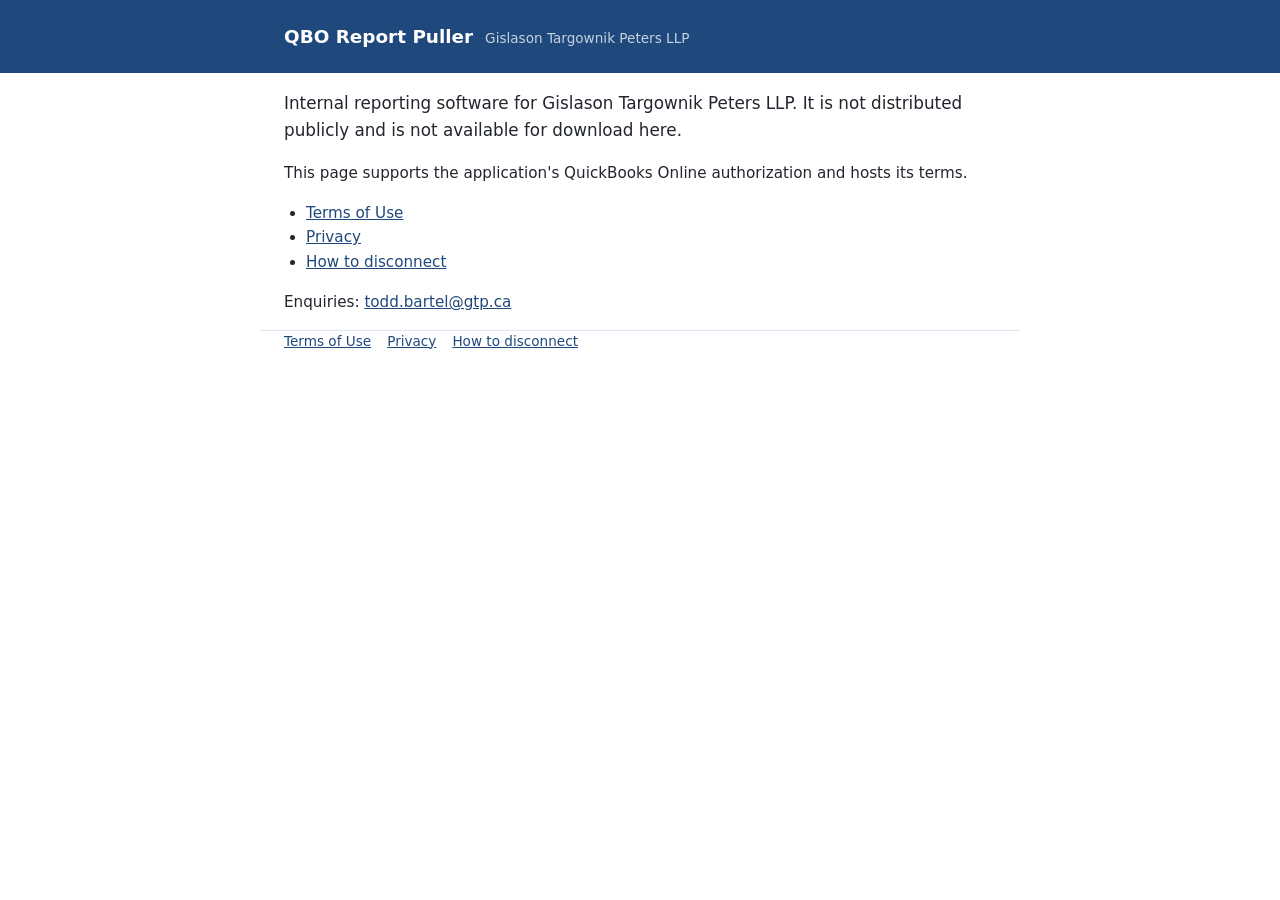
<file: index.html>
<!DOCTYPE html>
<html lang="en">
<head>
<meta charset="utf-8">
<meta name="viewport" content="width=device-width,initial-scale=1">
<meta name="robots" content="noindex,nofollow">
<title>QBO Report Puller</title>
<link rel="stylesheet" href="_style.css">
</head>
<body>
<header><div class="wrap"><h1>QBO Report Puller</h1><span>Gislason Targownik Peters LLP</span></div></header>
<main class="wrap">

<p class="lead" style="font-size:1.05rem">Internal reporting software for
Gislason Targownik Peters LLP. It is not distributed publicly and is not
available for download here.</p>

<p>This page supports the application's QuickBooks Online authorization and
hosts its terms.</p>

<ul>
  <li><a href="eula.html">Terms of Use</a></li>
  <li><a href="privacy.html">Privacy</a></li>
  <li><a href="disconnect.html">How to disconnect</a></li>
</ul>

<p class="muted">Enquiries: <a href="mailto:todd.bartel@gtp.ca">todd.bartel@gtp.ca</a></p>

</main>
<footer class="wrap">
  <a href="eula.html">Terms of Use</a><a href="privacy.html">Privacy</a><a href="disconnect.html">How to disconnect</a>
</footer>
</body>
</html>
</file>
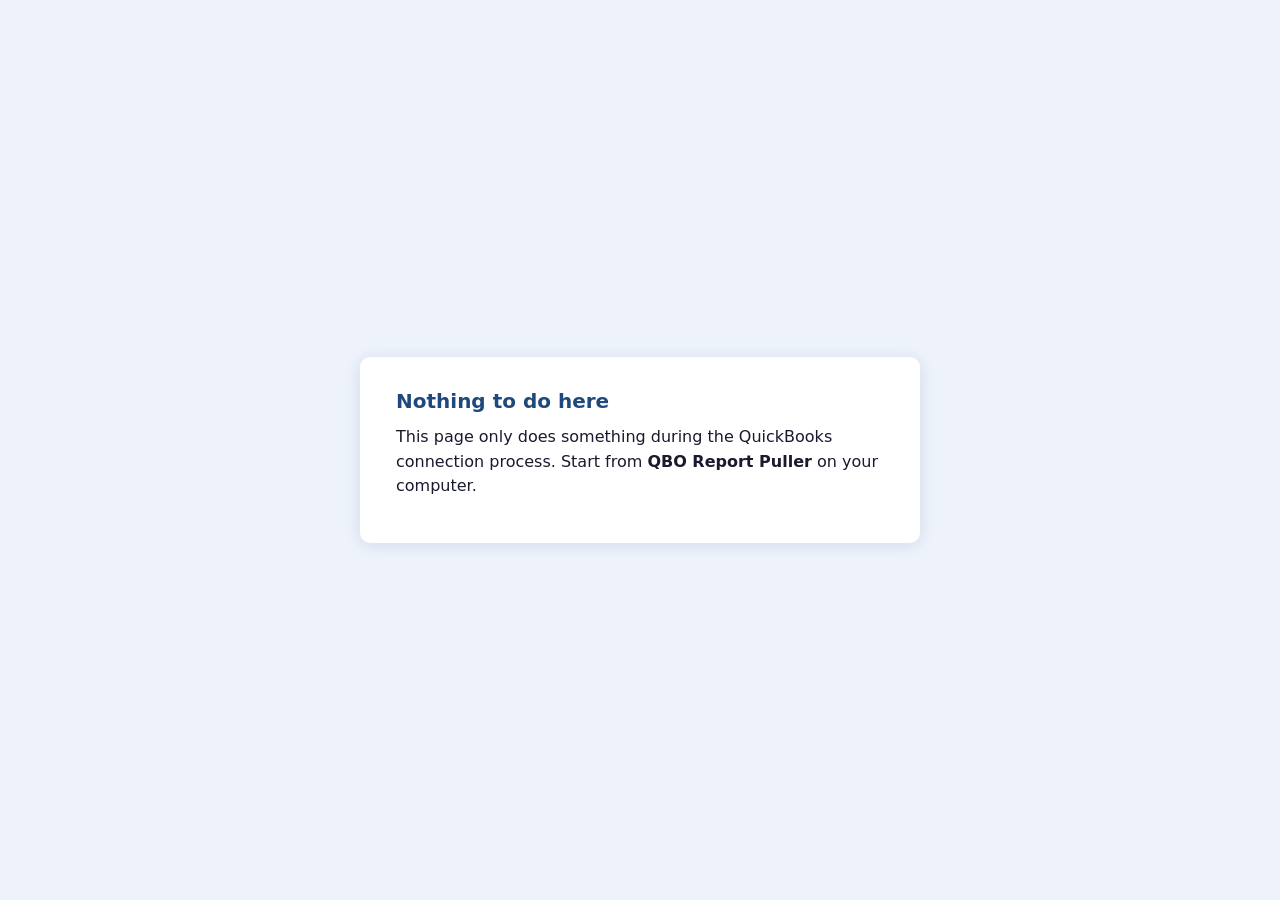
<file: callback.html>
<!DOCTYPE html>
<html lang="en">
<head>
<meta charset="utf-8">
<meta name="viewport" content="width=device-width,initial-scale=1">
<meta name="robots" content="noindex,nofollow">
<title>Connecting to QBO Report Puller</title>
<style>
  :root { --navy:#1F497D; --light:#EEF3FB; --ink:#1a1a2e; --ok:#12805c; --bad:#c00000; }
  * { box-sizing:border-box; }
  body { margin:0; min-height:100vh; display:flex; align-items:center; justify-content:center;
         background:var(--light); color:var(--ink);
         font-family:"Segoe UI",system-ui,-apple-system,Arial,sans-serif; padding:24px; }
  .card { background:#fff; border-radius:10px; box-shadow:0 2px 16px rgba(31,73,125,.14);
          max-width:560px; width:100%; padding:32px 36px; }
  h1 { font-size:1.25rem; margin:0 0 4px; color:var(--navy); }
  p  { line-height:1.55; margin:12px 0; }
  .muted { color:#5a6478; font-size:.9rem; }
  .spinner { width:34px; height:34px; border:3px solid #dbe4f2; border-top-color:var(--navy);
             border-radius:50%; animation:spin .9s linear infinite; margin:0 0 18px; }
  @keyframes spin { to { transform:rotate(360deg); } }
  .hidden { display:none; }
  .ok h1  { color:var(--ok); }
  .bad h1 { color:var(--bad); }
  code { display:block; background:#f4f7fc; border:1px solid #dbe4f2; border-radius:6px;
         padding:12px; font-size:.82rem; word-break:break-all; user-select:all; margin:10px 0; }
  button { background:var(--navy); color:#fff; border:0; border-radius:6px; padding:9px 18px;
           font-size:.92rem; font-weight:600; cursor:pointer; font-family:inherit; }
  button:hover { background:#17395f; }
  a { color:var(--navy); }
  ol { line-height:1.7; padding-left:20px; }
</style>
</head>
<body>
<div class="card">

  <div id="working">
    <div class="spinner"></div>
    <h1>Connecting to QBO Report Puller&hellip;</h1>
    <p class="muted">Handing your QuickBooks authorization back to the app.
       This usually takes a second.</p>
  </div>

  <div id="success" class="hidden ok">
    <h1>&#10003; Authorization successful</h1>
    <p>You can close this tab and return to <strong>QBO Report Puller</strong>.</p>
  </div>

  <div id="denied" class="hidden bad">
    <h1>Authorization cancelled</h1>
    <p>QuickBooks reported: <strong id="denied-reason"></strong></p>
    <p>Close this tab and try connecting again from the app.</p>
  </div>

  <div id="manual" class="hidden">
    <h1>Almost there &mdash; one manual step</h1>
    <p>The app is running but this page couldn't reach it directly. That is
       usually a firewall or antivirus blocking local connections.</p>
    <ol>
      <li>Copy the line below.</li>
      <li>Switch to <strong>QBO Report Puller</strong>.</li>
      <li>Click <strong>Paste code manually</strong> and paste it in.</li>
    </ol>
    <code id="payload"></code>
    <button id="copy">Copy to clipboard</button>
    <button id="retry" style="background:#5a6478">Try again</button>
    <p class="muted" style="margin-top:18px">
      Or <a id="direct" href="#">open the local link directly</a>.
    </p>
  </div>

  <div id="bare" class="hidden">
    <h1>Nothing to do here</h1>
    <p>This page only does something during the QuickBooks connection process.
       Start from <strong>QBO Report Puller</strong> on your computer.</p>
  </div>

</div>

<script>
(function () {
  "use strict";

  // Must match CALLBACK_PORTS in auth.py.
  var PORTS = [8085, 8086, 8087];

  var qs     = window.location.search;
  var params = new URLSearchParams(qs);
  var code   = params.get("code");
  var realm  = params.get("realmId");
  var err    = params.get("error");

  function show(id) {
    ["working", "success", "denied", "manual", "bare"].forEach(function (s) {
      document.getElementById(s).classList.toggle("hidden", s !== id);
    });
  }

  if (err) {
    document.getElementById("denied-reason").textContent =
      params.get("error_description") || err;
    show("denied");
    return;
  }

  if (!code || !realm) { show("bare"); return; }

  var payload = "code=" + encodeURIComponent(code) +
                "&realmId=" + encodeURIComponent(realm);
  document.getElementById("payload").textContent = payload;
  document.getElementById("direct").href = "http://127.0.0.1:" + PORTS[0] + "/callback" + qs;

  // Relay to whichever local port the app managed to bind.
  // http://127.0.0.1 counts as a trustworthy origin, so this is not blocked
  // as mixed content; auth.py sends the CORS + Private Network Access headers.
  function relay() {
    show("working");
    var chain = Promise.reject();
    PORTS.forEach(function (port) {
      chain = chain.catch(function () {
        return fetch("http://127.0.0.1:" + port + "/callback" + qs, {
          mode: "cors", cache: "no-store"
        }).then(function (r) {
          if (!r.ok) { throw new Error("bad status"); }
          return r.json();
        }).then(function (j) {
          if (!j || j.ok !== true) { throw new Error(j && j.error || "refused"); }
          return true;
        });
      });
    });
    chain.then(function () { show("success"); })
         .catch(function () { show("manual"); });
  }

  document.getElementById("copy").addEventListener("click", function () {
    var btn = this;
    navigator.clipboard.writeText(payload).then(function () {
      btn.textContent = "Copied";
      setTimeout(function () { btn.textContent = "Copy to clipboard"; }, 1800);
    }).catch(function () {
      var r = document.createRange();
      r.selectNode(document.getElementById("payload"));
      window.getSelection().removeAllRanges();
      window.getSelection().addRange(r);
    });
  });

  document.getElementById("retry").addEventListener("click", relay);

  relay();
})();
</script>
</body>
</html>
</file>
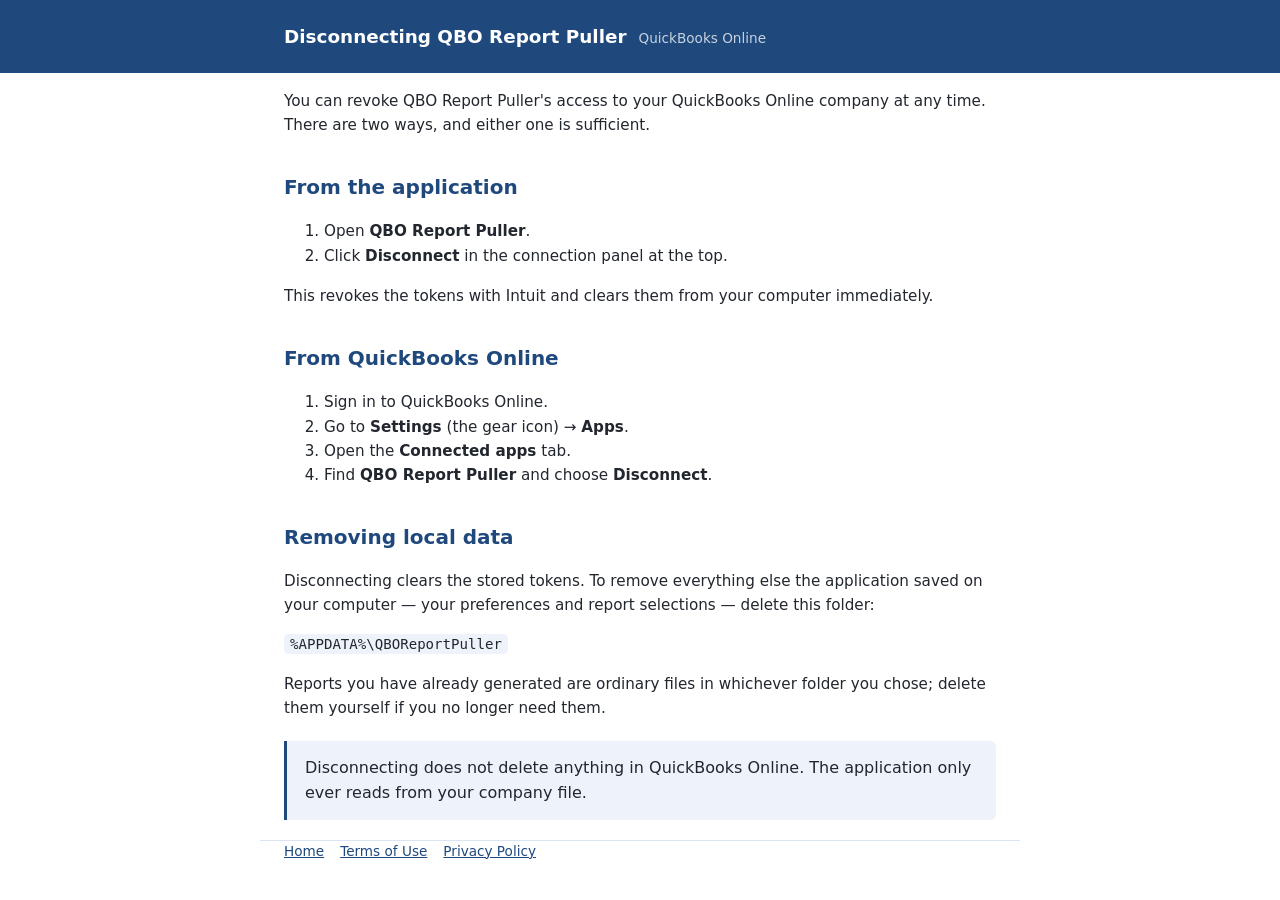
<file: disconnect.html>
<!DOCTYPE html>
<html lang="en">
<head>
<meta charset="utf-8">
<meta name="viewport" content="width=device-width,initial-scale=1">
<meta name="robots" content="noindex,nofollow">
<title>How to disconnect — QBO Report Puller</title>
<link rel="stylesheet" href="_style.css">
</head>
<body>
<header><div class="wrap"><h1>Disconnecting QBO Report Puller</h1><span>QuickBooks Online</span></div></header>
<main class="wrap">

<p>You can revoke QBO Report Puller's access to your QuickBooks Online company at
any time. There are two ways, and either one is sufficient.</p>

<h2>From the application</h2>
<ol>
  <li>Open <strong>QBO Report Puller</strong>.</li>
  <li>Click <strong>Disconnect</strong> in the connection panel at the top.</li>
</ol>
<p>This revokes the tokens with Intuit and clears them from your computer
immediately.</p>

<h2>From QuickBooks Online</h2>
<ol>
  <li>Sign in to QuickBooks Online.</li>
  <li>Go to <strong>Settings</strong> (the gear icon) &rarr; <strong>Apps</strong>.</li>
  <li>Open the <strong>Connected apps</strong> tab.</li>
  <li>Find <strong>QBO Report Puller</strong> and choose
      <strong>Disconnect</strong>.</li>
</ol>

<h2>Removing local data</h2>
<p>Disconnecting clears the stored tokens. To remove everything else the
application saved on your computer — your preferences and report selections —
delete this folder:</p>
<p><code>%APPDATA%\QBOReportPuller</code></p>
<p>Reports you have already generated are ordinary files in whichever folder you
chose; delete them yourself if you no longer need them.</p>

<div class="box">
  Disconnecting does not delete anything in QuickBooks Online. The application
  only ever reads from your company file.
</div>

</main>
<footer class="wrap">
  <a href="index.html">Home</a><a href="eula.html">Terms of Use</a><a href="privacy.html">Privacy Policy</a>
</footer>
</body>
</html>
</file>
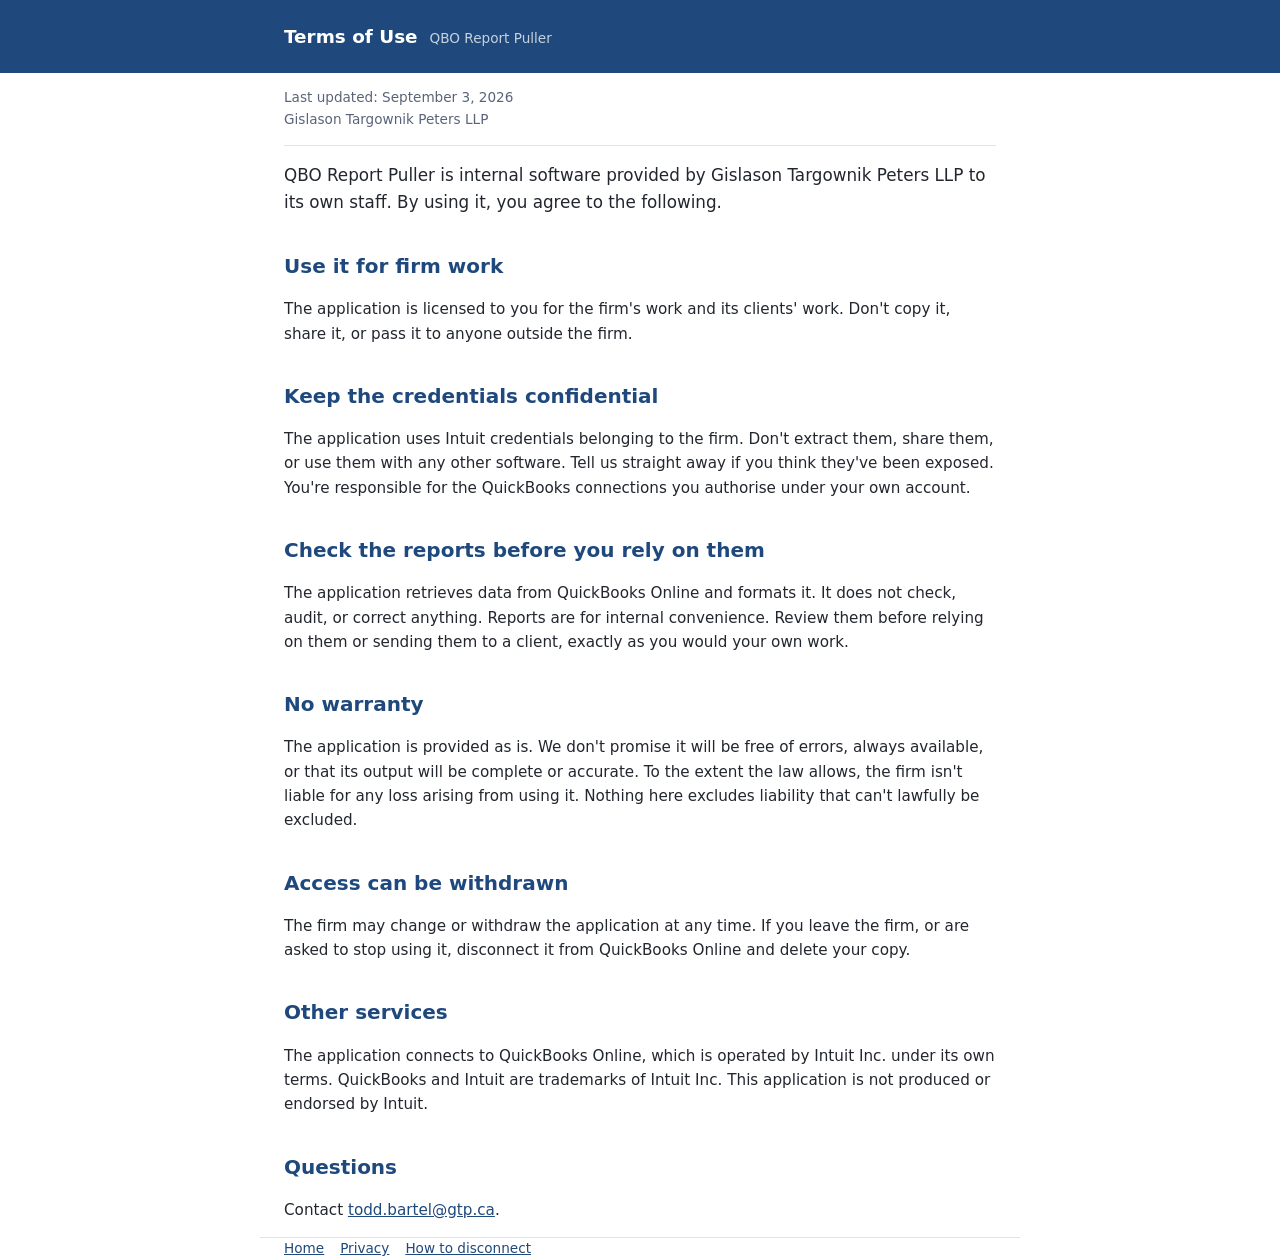
<file: eula.html>
<!DOCTYPE html>
<html lang="en">
<head>
<meta charset="utf-8">
<meta name="viewport" content="width=device-width,initial-scale=1">
<meta name="robots" content="noindex,nofollow">
<title>Terms of Use — QBO Report Puller</title>
<link rel="stylesheet" href="_style.css">
</head>
<body>
<header><div class="wrap"><h1>Terms of Use</h1><span>QBO Report Puller</span></div></header>
<main class="wrap">

<p class="meta">Last updated: September 3, 2026<br>
Gislason Targownik Peters LLP</p>

<p class="lead" style="font-size:1.05rem">QBO Report Puller is internal software
provided by Gislason Targownik Peters LLP to its own staff. By using it, you
agree to the following.</p>

<h2>Use it for firm work</h2>
<p>The application is licensed to you for the firm's work and its clients' work.
Don't copy it, share it, or pass it to anyone outside the firm.</p>

<h2>Keep the credentials confidential</h2>
<p>The application uses Intuit credentials belonging to the firm. Don't extract
them, share them, or use them with any other software. Tell us straight away if
you think they've been exposed. You're responsible for the QuickBooks
connections you authorise under your own account.</p>

<h2>Check the reports before you rely on them</h2>
<p>The application retrieves data from QuickBooks Online and formats it. It does
not check, audit, or correct anything. Reports are for internal convenience.
Review them before relying on them or sending them to a client, exactly as you
would your own work.</p>

<h2>No warranty</h2>
<p>The application is provided as is. We don't promise it will be free of
errors, always available, or that its output will be complete or accurate. To
the extent the law allows, the firm isn't liable for any loss arising from using
it. Nothing here excludes liability that can't lawfully be excluded.</p>

<h2>Access can be withdrawn</h2>
<p>The firm may change or withdraw the application at any time. If you leave the
firm, or are asked to stop using it, disconnect it from QuickBooks Online and
delete your copy.</p>

<h2>Other services</h2>
<p>The application connects to QuickBooks Online, which is operated by Intuit
Inc. under its own terms. QuickBooks and Intuit are trademarks of Intuit Inc.
This application is not produced or endorsed by Intuit.</p>

<h2>Questions</h2>
<p>Contact <a href="mailto:todd.bartel@gtp.ca">todd.bartel@gtp.ca</a>.</p>

</main>
<footer class="wrap">
  <a href="index.html">Home</a><a href="privacy.html">Privacy</a><a href="disconnect.html">How to disconnect</a>
</footer>
</body>
</html>
</file>
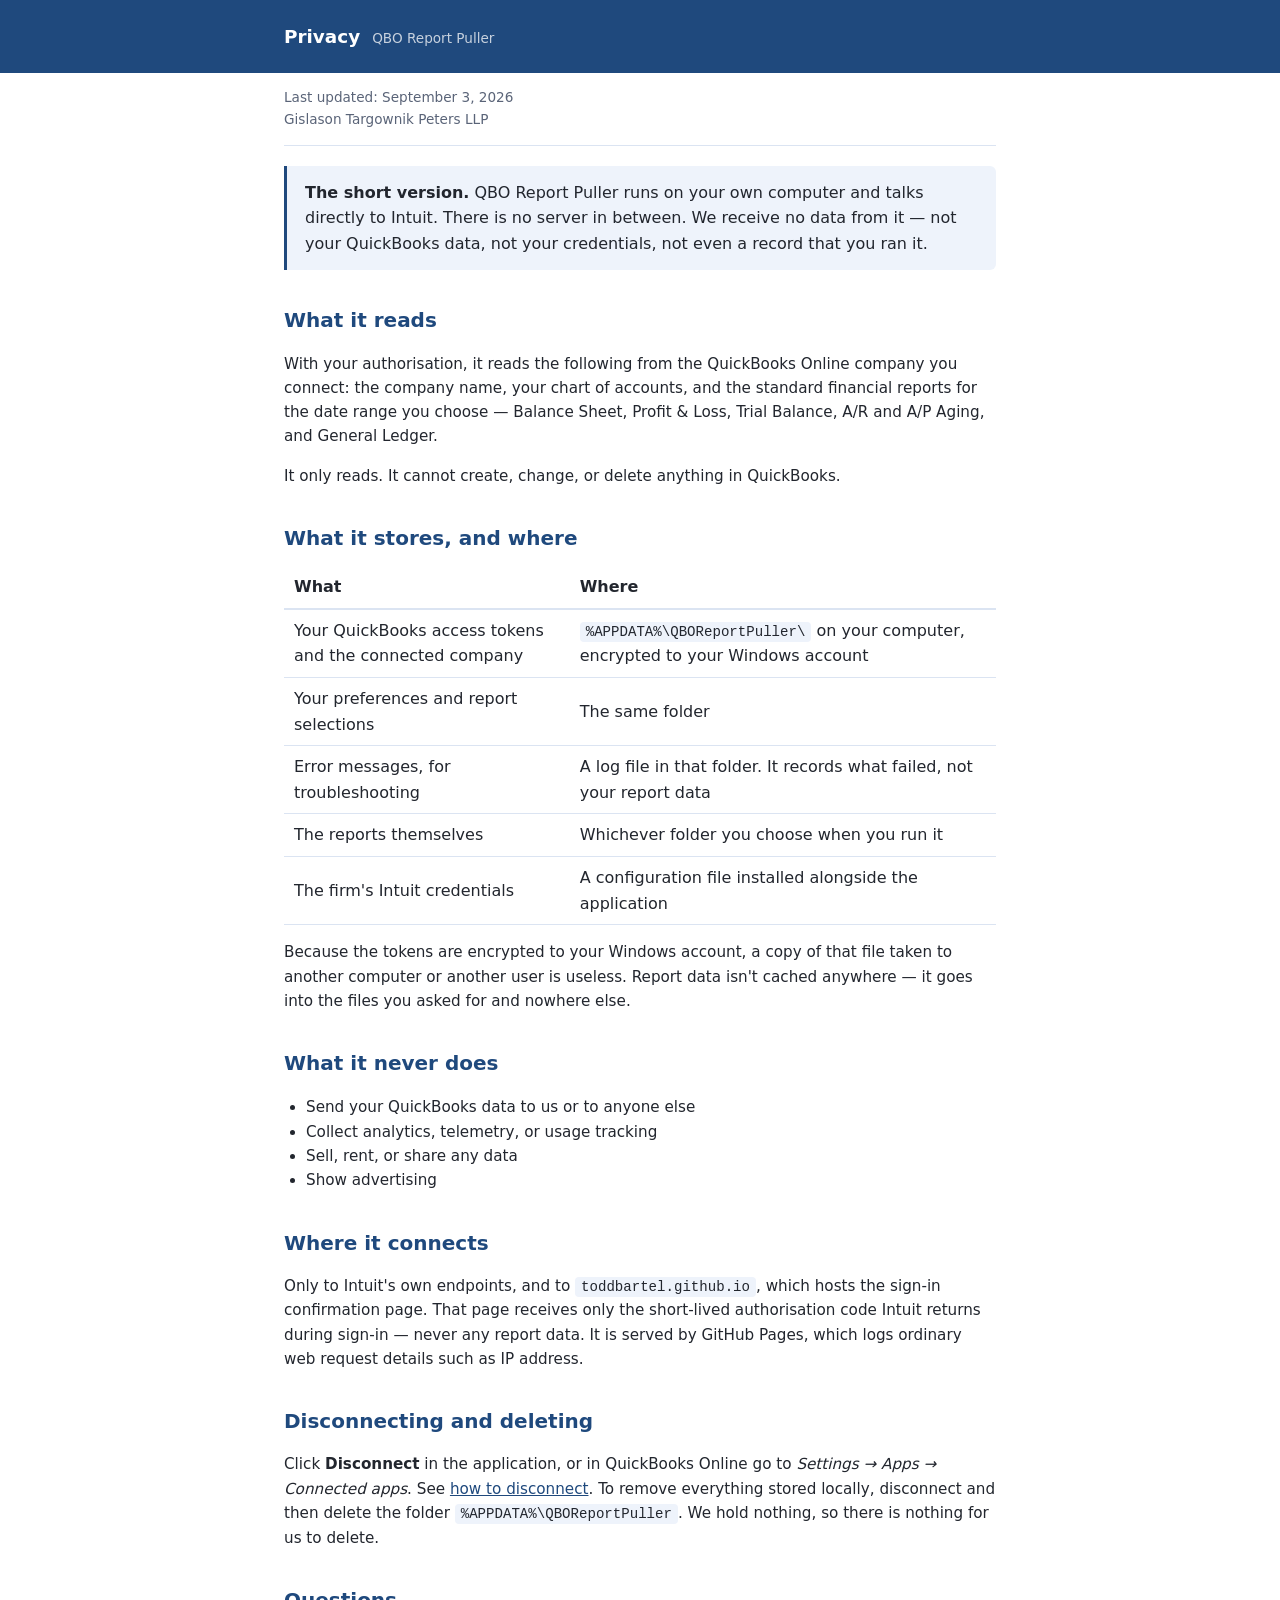
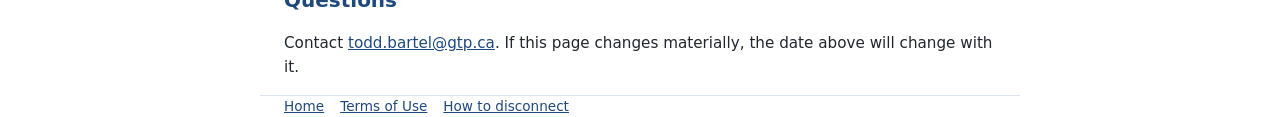
<file: privacy.html>
<!DOCTYPE html>
<html lang="en">
<head>
<meta charset="utf-8">
<meta name="viewport" content="width=device-width,initial-scale=1">
<meta name="robots" content="noindex,nofollow">
<title>Privacy — QBO Report Puller</title>
<link rel="stylesheet" href="_style.css">
</head>
<body>
<header><div class="wrap"><h1>Privacy</h1><span>QBO Report Puller</span></div></header>
<main class="wrap">

<p class="meta">Last updated: September 3, 2026<br>
Gislason Targownik Peters LLP</p>

<div class="box">
  <strong>The short version.</strong> QBO Report Puller runs on your own
  computer and talks directly to Intuit. There is no server in between. We
  receive no data from it — not your QuickBooks data, not your credentials, not
  even a record that you ran it.
</div>

<h2>What it reads</h2>
<p>With your authorisation, it reads the following from the QuickBooks Online
company you connect: the company name, your chart of accounts, and the standard
financial reports for the date range you choose — Balance Sheet, Profit &amp;
Loss, Trial Balance, A/R and A/P Aging, and General Ledger.</p>
<p>It only reads. It cannot create, change, or delete anything in QuickBooks.</p>

<h2>What it stores, and where</h2>
<div class="scroll">
<table style="width:100%;border-collapse:collapse;margin:12px 0">
<tr><th style="text-align:left;padding:8px 10px;border-bottom:2px solid #dbe4f2">What</th>
    <th style="text-align:left;padding:8px 10px;border-bottom:2px solid #dbe4f2">Where</th></tr>
<tr><td style="padding:8px 10px;border-bottom:1px solid #dbe4f2">Your QuickBooks access tokens and the connected company</td>
    <td style="padding:8px 10px;border-bottom:1px solid #dbe4f2"><code>%APPDATA%\QBOReportPuller\</code> on your computer, encrypted to your Windows account</td></tr>
<tr><td style="padding:8px 10px;border-bottom:1px solid #dbe4f2">Your preferences and report selections</td>
    <td style="padding:8px 10px;border-bottom:1px solid #dbe4f2">The same folder</td></tr>
<tr><td style="padding:8px 10px;border-bottom:1px solid #dbe4f2">Error messages, for troubleshooting</td>
    <td style="padding:8px 10px;border-bottom:1px solid #dbe4f2">A log file in that folder. It records what failed, not your report data</td></tr>
<tr><td style="padding:8px 10px;border-bottom:1px solid #dbe4f2">The reports themselves</td>
    <td style="padding:8px 10px;border-bottom:1px solid #dbe4f2">Whichever folder you choose when you run it</td></tr>
<tr><td style="padding:8px 10px;border-bottom:1px solid #dbe4f2">The firm's Intuit credentials</td>
    <td style="padding:8px 10px;border-bottom:1px solid #dbe4f2">A configuration file installed alongside the application</td></tr>
</table>
</div>
<p>Because the tokens are encrypted to your Windows account, a copy of that file
taken to another computer or another user is useless. Report data isn't cached
anywhere — it goes into the files you asked for and nowhere else.</p>

<h2>What it never does</h2>
<ul>
  <li>Send your QuickBooks data to us or to anyone else</li>
  <li>Collect analytics, telemetry, or usage tracking</li>
  <li>Sell, rent, or share any data</li>
  <li>Show advertising</li>
</ul>

<h2>Where it connects</h2>
<p>Only to Intuit's own endpoints, and to
<code>toddbartel.github.io</code>, which hosts the sign-in confirmation page.
That page receives only the short-lived authorisation code Intuit returns during
sign-in — never any report data. It is served by GitHub Pages, which logs
ordinary web request details such as IP address.</p>

<h2>Disconnecting and deleting</h2>
<p>Click <strong>Disconnect</strong> in the application, or in QuickBooks Online
go to <em>Settings &rarr; Apps &rarr; Connected apps</em>. See
<a href="disconnect.html">how to disconnect</a>. To remove everything stored
locally, disconnect and then delete the folder
<code>%APPDATA%\QBOReportPuller</code>. We hold nothing, so there is nothing for
us to delete.</p>

<h2>Questions</h2>
<p>Contact <a href="mailto:todd.bartel@gtp.ca">todd.bartel@gtp.ca</a>. If this
page changes materially, the date above will change with it.</p>

</main>
<footer class="wrap">
  <a href="index.html">Home</a><a href="eula.html">Terms of Use</a><a href="disconnect.html">How to disconnect</a>
</footer>
</body>
</html>
</file>
<file: _style.css>
:root { --navy:#1F497D; --light:#EEF3FB; --ink:#22262e; --rule:#dbe4f2; }
* { box-sizing:border-box; }
body { margin:0; background:#fff; color:var(--ink); line-height:1.6;
       font-family:"Segoe UI",system-ui,-apple-system,Arial,sans-serif; }
header { background:var(--navy); color:#fff; padding:22px 0; }
header .wrap { display:flex; align-items:baseline; gap:12px; flex-wrap:wrap; }
header h1 { margin:0; font-size:1.15rem; font-weight:600; }
header span { opacity:.75; font-size:.85rem; }
.wrap { max-width:760px; margin:0 auto; padding:0 24px; }
main { padding:36px 0 64px; }
h2 { color:var(--navy); font-size:1.25rem; margin:34px 0 10px; }
h3 { font-size:1rem; margin:22px 0 6px; }
p, li { font-size:.95rem; }
ul { padding-left:22px; }
a { color:var(--navy); }
.meta { color:#5a6478; font-size:.85rem; border-bottom:1px solid var(--rule);
        padding-bottom:14px; margin-bottom:8px; }
.box { background:var(--light); border-left:3px solid var(--navy);
       padding:14px 18px; border-radius:0 6px 6px 0; margin:20px 0; }
footer { border-top:1px solid var(--rule); padding:22px 0 40px;
         color:#5a6478; font-size:.85rem; }
footer a { margin-right:16px; }
code { background:var(--light); padding:2px 6px; border-radius:4px; font-size:.88rem; }
</file>
